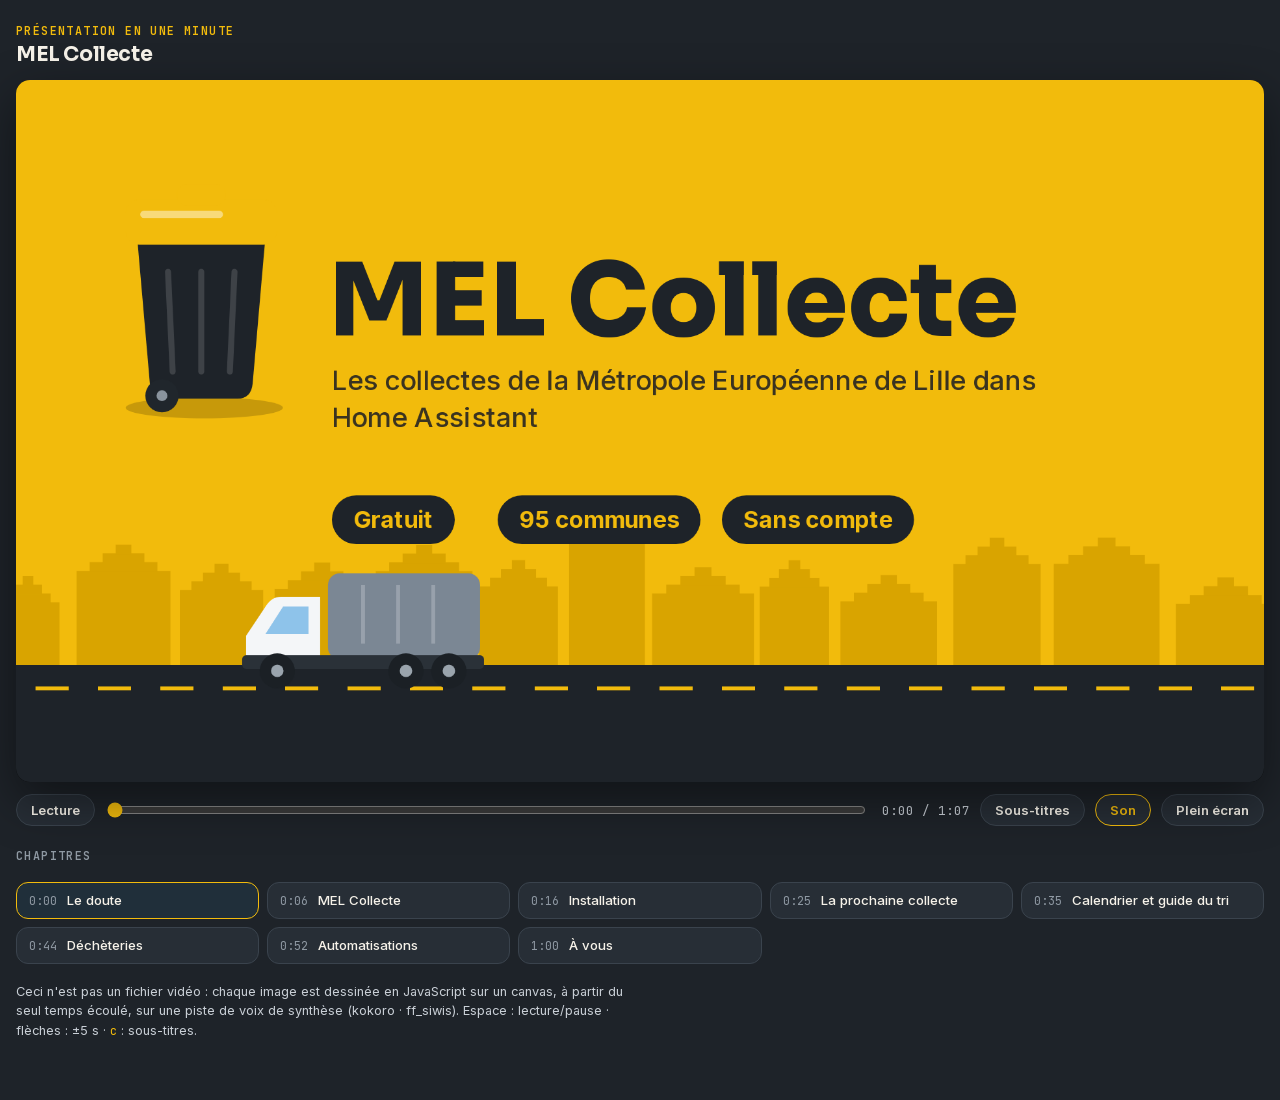
<file: docs/videos/mel-collecte/index.html>
<!doctype html>
<html lang="fr">
<head>
<meta charset="utf-8">
<meta name="viewport" content="width=device-width, initial-scale=1">
<title>MEL Collecte</title>
<meta name="description" content="MEL Collecte présenté en une minute : les collectes de la Métropole Européenne de Lille dans Home Assistant.">
<link rel="stylesheet" href="../engine/player.css">
<style>
  /* page colours around the stage — match them to the video's theme */
  :root { --bg: #1e2329; --panel: #272e36; --line: #3a434d; --ink: #f6f2e9; --soft: #c9cfd6; --faint: #8f99a3; --accent: #f2bb0c; }
</style>
</head>
<body>
<script src="../engine/engine.js"></script>
<script src="timing.js"></script>
<script src="scenes.js"></script>
</body>
</html>
</file>
<file: docs/videos/engine/player.css>
/* Player for static/videos/engine/engine.js.
   Fonts served from this folder (SIL OFL, see fonts/OFL-*.txt): no third-party requests. */
@font-face { font-family: "Inter"; src: url("fonts/inter-latin.woff2") format("woff2"); font-weight: 100 900; font-display: block; }
@font-face { font-family: "Sora"; src: url("fonts/sora-latin.woff2") format("woff2"); font-weight: 100 800; font-display: block; }
@font-face { font-family: "JetBrains Mono"; src: url("fonts/jetbrains-mono-latin.woff2") format("woff2"); font-weight: 100 800; font-display: block; }

:root {
  --bg: #0b0f17; --panel: #151c2b; --line: #2a3550;
  --ink: #e8ecf4; --soft: #b4bdd0; --faint: #7a849a; --accent: #38bdf8; --deep: #0a2233;
}
* { box-sizing: border-box; }
html, body { margin: 0; background: var(--bg); color: var(--ink); font: 15px/1.5 Inter, system-ui, sans-serif; }
main { max-width: 1280px; margin: 0 auto; padding: 24px 16px 48px; }
a { color: var(--accent); }
header { margin-bottom: 14px; }
.kicker { font: 600 0.78rem/1.2 "JetBrains Mono", monospace; letter-spacing: 0.12em; color: var(--accent); text-transform: uppercase; margin: 0 0 4px; }
h1 { font: 700 1.35rem/1.2 Sora, Inter, sans-serif; letter-spacing: -0.02em; margin: 0; }
.stage { position: relative; aspect-ratio: 16 / 9; width: 100%; background: #000; border-radius: 14px; overflow: hidden; box-shadow: 0 18px 50px rgba(0,0,0,.45); }
canvas { display: block; width: 100%; height: 100%; cursor: pointer; }

.bar { display: flex; align-items: center; gap: 10px; margin-top: 12px; flex-wrap: wrap; }
button, select { font: 600 0.88rem Inter, sans-serif; color: var(--ink); background: var(--panel); border: 1px solid var(--line); border-radius: 999px; padding: 7px 14px; cursor: pointer; }
button:hover, select:hover { border-color: var(--accent); }
button[aria-pressed="true"] { border-color: var(--accent); color: var(--accent); }
button:focus-visible, select:focus-visible, input:focus-visible { outline: 2px solid var(--accent); outline-offset: 2px; }
#seek { flex: 1 1 160px; accent-color: var(--accent); min-width: 120px; }
.time { font: 0.84rem "JetBrains Mono", monospace; color: var(--soft); min-width: 92px; text-align: right; }

.chapters { list-style: none; margin: 18px 0 0; padding: 0; display: grid; grid-template-columns: repeat(auto-fill, minmax(220px, 1fr)); gap: 8px; }
.chapters button { width: 100%; text-align: left; border-radius: 12px; padding: 9px 12px; display: flex; gap: 10px; align-items: baseline; font-weight: 500; }
.chapters button .t { font: 0.78rem "JetBrains Mono", monospace; color: var(--faint); }
.chapters button.on { border-color: var(--accent); background: rgba(56,189,248,0.08); }
.chapters-title { font: 600 0.78rem "JetBrains Mono", monospace; letter-spacing: 0.12em; text-transform: uppercase; color: var(--faint); margin: 22px 0 0; }
.note { margin-top: 18px; font-size: 0.85rem; color: var(--soft); max-width: 78ch; }
.note code { font-family: "JetBrains Mono", monospace; color: var(--accent); font-size: 0.8rem; }

/* ?embed=1 — just the stage and the control bar, for an <iframe> */
body.embed main { padding: 0; max-width: none; }
body.embed header, body.embed .chapters, body.embed .chapters-title, body.embed .note { display: none; }
body.embed .stage { border-radius: 8px; box-shadow: none; }
body.embed .bar { margin-top: 8px; gap: 6px; flex-wrap: nowrap; height: 32px; }
body.embed button, body.embed select { padding: 5px 11px; font-size: 0.8rem; }

/* ?capture=1 — frame-by-frame export (scripts/render.py) */
body.capture { background: #000; }
body.capture main { max-width: none; padding: 0; }
body.capture header, body.capture .bar, body.capture .chapters,
body.capture .chapters-title, body.capture .note { display: none; }
body.capture .stage { border-radius: 0; box-shadow: none; }

/* one row of controls in an iframe, whatever its width */
@media (max-width: 620px) { body.embed .time, body.embed #sound { display: none; } }
@media (max-width: 420px) { body.embed #subs, body.embed #full { display: none; } }

@media (max-width: 640px) {
  main { padding: 16px 16px 32px; }
  .time { min-width: 0; }
}
</file>
